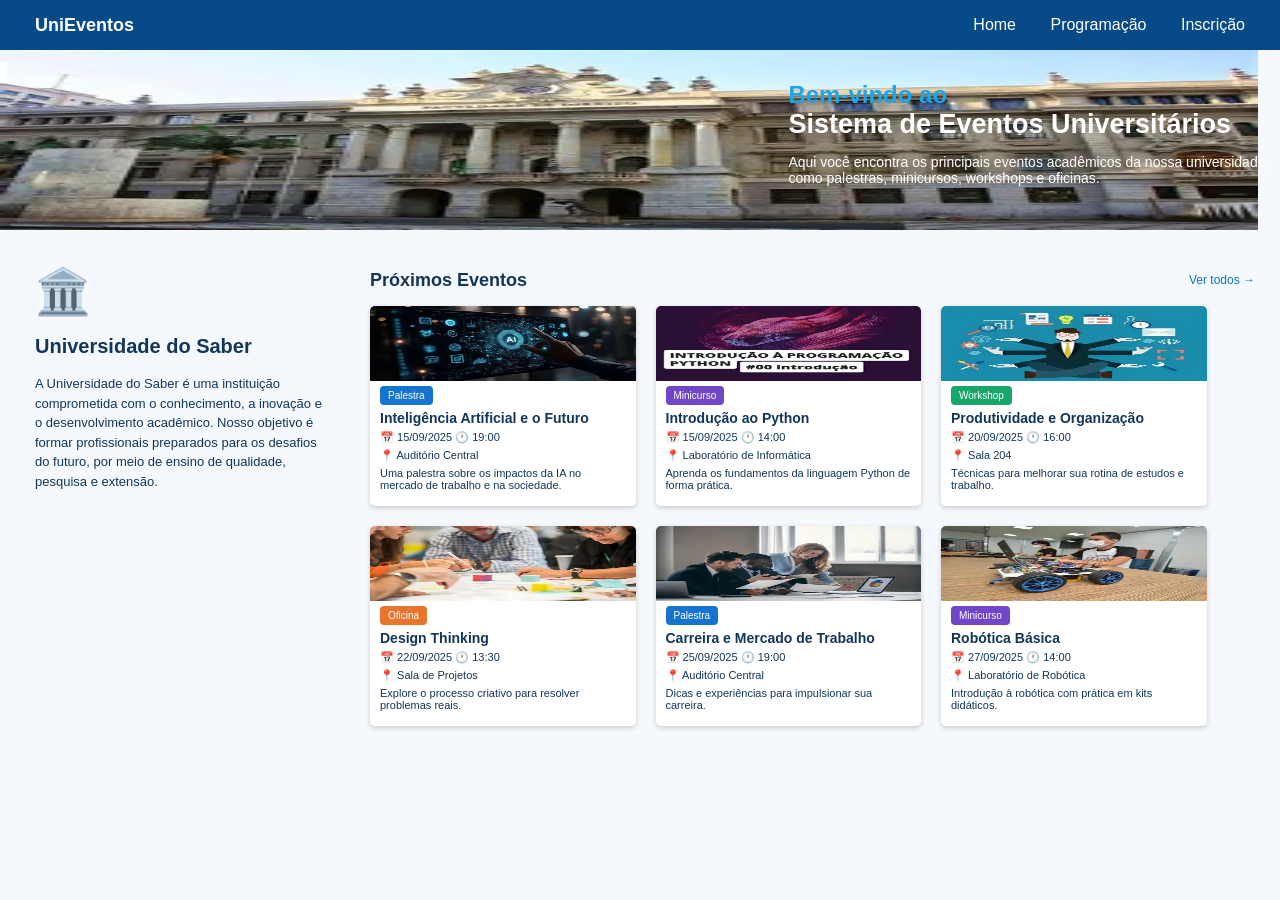
<file: index.html>
<!DOCTYPE html>
<html lang="pt-br">

<head>
    <meta charset="UTF-8">
    <meta name="viewport" content="width=device-width, initial-scale=1.0">

    <title>UniEventos</title>

    <link rel="stylesheet" href="index.css">
</head>

<body>
    <header class="navbar">

        <div class="logo">
             UniEventos
        </div>

        <nav class="menu">
            <a href="index.html">Home</a>
            <a href="programacao.html">Programação</a>
            <a href="inscricao.html">Inscrição</a>
        </nav>

    </header>

    <section class="bem-vindo">

        <img src="img/img1.webp" alt="Universidade">

        <div class="texto-bem-vindo">

            <h1>Bem-vindo ao</h1>

            <h2>Sistema de Eventos Universitários</h2>

            <p>
                Aqui você encontra os principais eventos acadêmicos
                da nossa universidade, como palestras, minicursos,
                workshops e oficinas.
            </p>

        </div>

    </section>

    <main class="conteudo">

        <section class="universidade">

            <div class="icone">
                🏛️
            </div>

            <h2>Universidade do Saber</h2>

            <p>
                A Universidade do Saber é uma instituição comprometida
                com o conhecimento, a inovação e o desenvolvimento
                acadêmico. Nosso objetivo é formar profissionais
                preparados para os desafios do futuro, por meio de
                ensino de qualidade, pesquisa e extensão.
            </p>

        </section>

        <section class="area-eventos">

            <div class="titulo-eventos">

                <h2>Próximos Eventos</h2>

                <a href="programacao.html">Ver todos →</a>

            </div>


            <div class="eventos">


                <!-- CARD 1 -->
                <article class="card">

                    <img src="img/img2.webp" alt="Inteligência Artificial">

                    <span class="categoria azul">Palestra</span>

                    <h3>Inteligência Artificial e o Futuro</h3>

                    <p>📅 15/09/2025 🕐 19:00</p>

                    <p>📍 Auditório Central</p>

                    <p>
                        Uma palestra sobre os impactos da IA
                        no mercado de trabalho e na sociedade.
                    </p>

                </article>

                <article class="card">

                    <img src="img/img3.webp" alt="Introdução ao Python">

                    <span class="categoria roxo">Minicurso</span>

                    <h3>Introdução ao Python</h3>

                    <p>📅 15/09/2025  🕐 14:00</p>

                    <p>📍 Laboratório de Informática</p>

                    <p>
                        Aprenda os fundamentos da linguagem
                        Python de forma prática.
                    </p>

                </article>

                <article class="card">

                    <img src="img/img4.webp" alt="Produtividade e Organização">

                    <span class="categoria verde">Workshop</span>

                    <h3>Produtividade e Organização</h3>

                    <p>📅 20/09/2025  🕐 16:00</p>

                    <p>📍 Sala 204</p>

                    <p>
                        Técnicas para melhorar sua rotina
                        de estudos e trabalho.
                    </p>

                </article>

                <article class="card">

                    <img src="img/img5.webp" alt="Design Thinking">

                    <span class="categoria laranja">Oficina</span>

                    <h3>Design Thinking</h3>

                    <p>📅 22/09/2025  🕐 13:30</p>

                    <p>📍 Sala de Projetos</p>

                    <p>
                        Explore o processo criativo para
                        resolver problemas reais.
                    </p>

                </article>


                <article class="card">

                    <img src="img/img6.webp" alt="Carreira e Mercado de Trabalho">

                    <span class="categoria azul">Palestra</span>

                    <h3>Carreira e Mercado de Trabalho</h3>

                    <p>📅 25/09/2025  🕐 19:00</p>

                    <p>📍 Auditório Central</p>

                    <p>
                        Dicas e experiências para impulsionar
                        sua carreira.
                    </p>

                </article>


        
                <article class="card">

                    <img src="img/img7.webp" alt="Robótica Básica">

                    <span class="categoria roxo">Minicurso</span>

                    <h3>Robótica Básica</h3>

                    <p>📅 27/09/2025  🕐 14:00</p>

                    <p>📍 Laboratório de Robótica</p>

                    <p>
                        Introdução à robótica com prática
                        em kits didáticos.
                    </p>

                </article>

            </div>

        </section>

    </main>

</body>

</html>
</file>
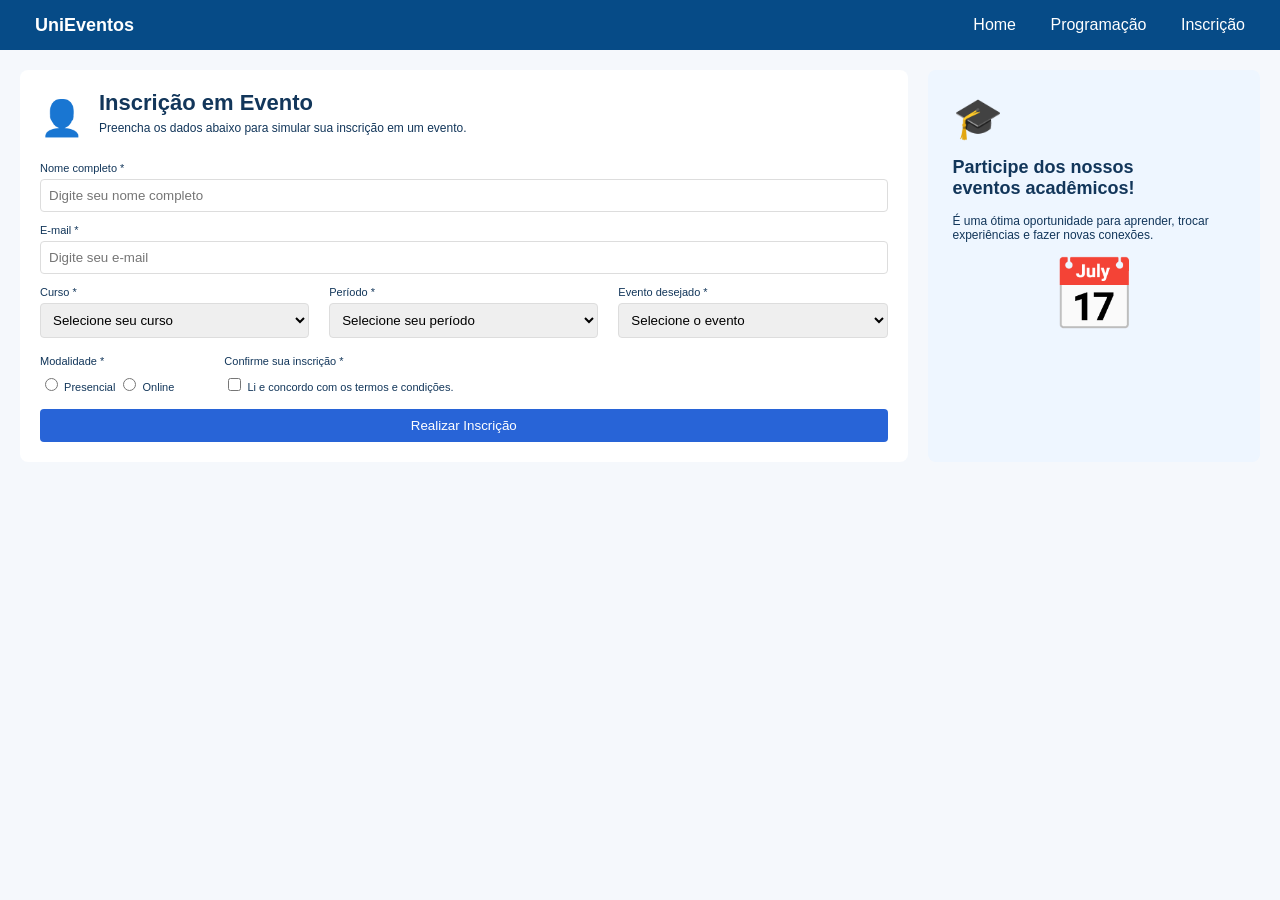
<file: inscricao.html>
<!DOCTYPE html>
<html lang="pt-br">

<head>
    <meta charset="UTF-8">
    <meta name="viewport" content="width=device-width, initial-scale=1.0">
    <title>Inscrição - UniEventos</title>

    <link rel="stylesheet" href="index.css">
</head>

<body>

    <header class="navbar">

        <div class="logo">
            UniEventos
        </div>

        <nav class="menu">

            <a href="index.html">Home</a>

            <a href="programacao.html">Programação</a>

            <a href="inscricao.html">Inscrição</a>

        </nav>

    </header>



    <main id="inscricao" class="inscricao">

        <section class="formulario">

            <div class="titulo-inscricao">

                <div class="icone-pessoa">
                    👤
                </div>

                <div>

                    <h1>Inscrição em Evento</h1>

                    <p>
                        Preencha os dados abaixo para simular sua inscrição em um evento.
                    </p>

                </div>

            </div>


            <form>

                <div class="campo">
                    <label>Nome completo *</label>
                    <input type="text" placeholder="Digite seu nome completo">
                </div>

                <div class="campo">
                    <label>E-mail *</label>
                    <input type="email" placeholder="Digite seu e-mail">
                </div>


                <div class="campos">

                    <div class="campo">
                        <label>Curso *</label>

                        <select>
                            <option>Selecione seu curso</option>
                            <option>Computação</option>
                            <option>Administração</option>
                            <option>Engenharia</option>
                        </select>
                    </div>

                    <div class="campo">
                        <label>Período *</label>

                        <select>
                            <option>Selecione seu período</option>
                            <option>1º período</option>
                            <option>2º período</option>
                            <option>3º período</option>
                        </select>
                    </div>

                    <div class="campo">
                        <label>Evento desejado *</label>

                        <select>
                            <option>Selecione o evento</option>
                            <option>Inteligência Artificial e o Futuro</option>
                            <option>Introdução ao Python</option>
                            <option>Produtividade e Organização</option>
                            <option>Design Thinking</option>
                            <option>Carreira e Mercado de Trabalho</option>
                            <option>Robótica Básica</option>
                        </select>
                    </div>

                </div>


                <div class="opcoes">

                    <div class="modalidade">

                        <label>Modalidade *</label>

                        <div>
                            <input type="radio" name="modalidade">
                            Presencial

                            <input type="radio" name="modalidade">
                            Online
                        </div>

                    </div>


                    <div class="termos">

                        <label>Confirme sua inscrição *</label>

                        <div>
                            <input type="checkbox">
                            Li e concordo com os termos e condições.
                        </div>

                    </div>

                </div>


                <button type="submit">
                    Realizar Inscrição
                </button>

            </form>

        </section>

        <aside class="informacao-inscricao">

            <div class="icone-chapeu">
                🎓
            </div>

            <h2>
                Participe dos nossos<br>
                eventos acadêmicos!
            </h2>

            <p>
                É uma ótima oportunidade para
                aprender, trocar experiências
                e fazer novas conexões.
            </p>

            <div class="icone-calendario-grande">
                📅
            </div>

        </aside>

    </main>

</body>

</html>
</file>
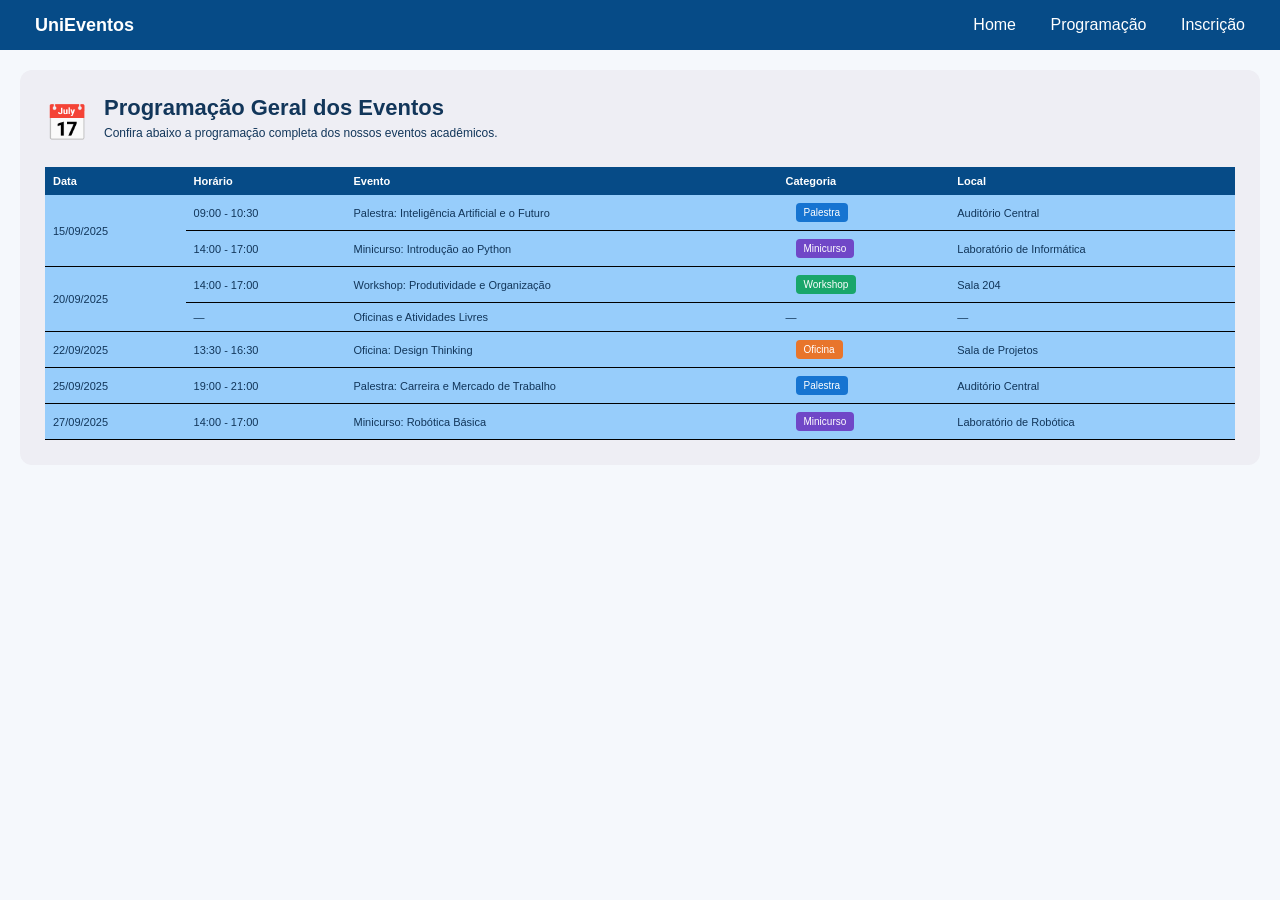
<file: programacao.html>
<!DOCTYPE html>
<html lang="pt-br">

<head>
    <meta charset="UTF-8">
    <meta name="viewport" content="width=device-width, initial-scale=1.0">
    <title>Programação - UniEventos</title>

    <link rel="stylesheet" href="index.css">
</head>

<body>

    <header class="navbar">

        <div class="logo">
            UniEventos
        </div>

        <nav class="menu">

            <a href="index.html">Home</a>

            <a href="programacao.html">Programação</a>

            <a href="inscricao.html">Inscrição</a>

        </nav>

    </header>

    <main class="programacao">

        <section class="titulo-programacao">

            <div class="icone-calendario">
                📅
            </div>

            <div>

                <h1>Programação Geral dos Eventos</h1>

                <p>
                    Confira abaixo a programação completa dos nossos eventos acadêmicos.
                </p>

            </div>

        </section>

        <table>

            <tr>

                <th>Data</th>
                <th>Horário</th>
                <th>Evento</th>
                <th>Categoria</th>
                <th>Local</th>

            </tr>

            <tr>

                <td rowspan="2">15/09/2025</td>

                <td>09:00 - 10:30</td>

                <td>
                    Palestra: Inteligência Artificial e o Futuro
                </td>

                <td>
                    <span class="categoria azul">Palestra</span>
                </td>

                <td>Auditório Central</td>

            </tr>


            <tr>

                <td>14:00 - 17:00</td>

                <td>
                    Minicurso: Introdução ao Python
                </td>

                <td>
                    <span class="categoria roxo">Minicurso</span>
                </td>

                <td>Laboratório de Informática</td>

            </tr>

            <tr>

                <td rowspan="2">20/09/2025</td>

                <td>14:00 - 17:00</td>

                <td>
                    Workshop: Produtividade e Organização
                </td>

                <td>
                    <span class="categoria verde">Workshop</span>
                </td>

                <td>Sala 204</td>

            </tr>


            <tr>

                <td>—</td>

                <td>
                    Oficinas e Atividades Livres
                </td>

                <td>—</td>

                <td>—</td>

            </tr>

            <tr>

                <td>22/09/2025</td>

                <td>13:30 - 16:30</td>

                <td>
                    Oficina: Design Thinking
                </td>

                <td>
                    <span class="categoria laranja">Oficina</span>
                </td>

                <td>Sala de Projetos</td>

            </tr>

            <tr>

                <td>25/09/2025</td>

                <td>19:00 - 21:00</td>

                <td>
                    Palestra: Carreira e Mercado de Trabalho
                </td>

                <td>
                    <span class="categoria azul">Palestra</span>
                </td>

                <td>Auditório Central</td>

            </tr>

            <tr>

                <td>27/09/2025</td>

                <td>14:00 - 17:00</td>

                <td>
                    Minicurso: Robótica Básica
                </td>

                <td>
                    <span class="categoria roxo">Minicurso</span>
                </td>

                <td>Laboratório de Robótica</td>

            </tr>

        </table>

    </main>

</body>

</html>
</file>
<file: index.css>
body {
    margin: 0;
    font-family: Arial;
    background-color: #f5f8fc;
    color: #12365a;
}


.navbar {
    background-color: #064b87;
    height: 50px;

    display: flex;
    align-items: center;
    justify-content: space-between;

    padding: 0 35px;
}

.logo {
    color: white;
    font-size: 18px;
    font-weight: bold;
}

.menu a {
    color: white;
    text-decoration: none;
    margin-left: 30px;
}


.bem-vindo {
    height: 180px;
    display: flex;
    align-items: center;
    color: white;
}

.bem-vindo img {
    width: 100%;
    height: 180px;
}

.texto-bem-vindo {
    width: 500px;
    margin-left: -500px;
    padding-left: 30px;
}

.texto-bem-vindo h1 {
    margin: 0;
    color: #1aa7e8;
}

.texto-bem-vindo h2 {
    margin: 0;
    font-size: 27px;
}

.texto-bem-vindo p {
    font-size: 14px;
}


.conteudo {
    display: flex;
    padding: 25px;
    gap: 30px;
}


.universidade {
    width: 25%;
    padding: 10px;
}

.icone {
    font-size: 45px;
}

.universidade h2 {
    font-size: 20px;
}

.universidade p {
    font-size: 13px;
    line-height: 1.5;
}




.area-eventos {
    width: 75%;
}




.titulo-eventos {
    display: flex;
    justify-content: space-between;
    align-items: center;
}

.titulo-eventos h2 {
    font-size: 18px;
}

.titulo-eventos a {
    color: #0875c9;
    text-decoration: none;
    font-size: 12px;
}



.eventos {
    display: flex;
    flex-wrap: wrap;
    gap: 20px;
}

.card {
    background-color: white;
    width: 30%;

    padding-bottom: 10px;

    border-radius: 5px;

    box-shadow: 0 2px 5px #ccc;
}

.card img {
    width: 100%;
    height: 75px;

    border-radius: 5px 5px 0 0;
}

.card h3 {
    font-size: 14px;
    margin: 5px 10px;
}

.card p {
    font-size: 11px;
    margin: 5px 10px;
}


.categoria {
    display: inline-block;

    color: white;

    padding: 4px 8px;

    border-radius: 4px;

    font-size: 10px;

    margin-left: 10px;
}

.azul {
    background-color: #1674d1;
}

.roxo {
    background-color: #7047c7;
}

.verde {
    background-color: #19a66a;
}

.laranja {
    background-color: #e8752b;
}


.programacao {
    margin: 20px;
    background-color: rgb(238, 238, 244);
    padding: 25px;
    border-radius: 12px;
}

.titulo-programacao {
    display: flex;
    align-items: center;
    gap: 15px;
}

.icone-calendario {
    font-size: 35px;
}

.titulo-programacao h1 {
    margin: 0;
    font-size: 22px;
}

.titulo-programacao p {
    margin-top: 5px;
    font-size: 12px;
}




table {
    width: 100%;
    border-collapse: collapse;
    margin-top: 15px;
    border-radius: 12px;
}

th {
    background-color: #064b87;
    color: white;
    text-align: left;
    padding: 8px;
    font-size: 11px;
}

td {
    padding: 8px;
    border-bottom: 1px solid #000000;
    font-size: 11px;
    background-color: #97cdfb;
}

.inscricao {
    display: flex;
    gap: 20px;
    margin: 20px;
}

.formulario {
    background-color: white;
    padding: 20px;
    width: 75%;
    border-radius: 8px;
}

.titulo-inscricao {
    display: flex;
    align-items: center;
    gap: 15px;
}

.icone-pessoa {
    font-size: 35px;
}

.titulo-inscricao h1 {
    margin: 0;
    font-size: 22px;
}

.titulo-inscricao p {
    margin-top: 5px;
    font-size: 12px;
}




form {
    margin-top: 15px;
}

.campo {
    display: flex;
    flex-direction: column;
    margin-bottom: 12px;
}

.campo label {
    font-size: 11px;
    margin-bottom: 5px;
}

.campo input,
.campo select {
    padding: 8px;
    border: 1px solid #ddd;
    border-radius: 4px;
}


.campos {
    display: flex;
    gap: 20px;
}

.campos .campo {
    width: 33%;
}




.opcoes {
    display: flex;
    gap: 50px;
    margin-top: 5px;
}

.modalidade label,
.termos label {
    display: block;
    font-size: 11px;
    margin-bottom: 8px;
}

.modalidade,
.termos {
    font-size: 11px;
}




button {
    width: 100%;
    padding: 9px;
    margin-top: 15px;

    background-color: #2864d7;
    color: white;

    border: none;
    border-radius: 4px;
}




.informacao-inscricao {
    background-color: #eef6ff;
    width: 25%;
    padding: 25px;
    border-radius: 8px;
}

.icone-chapeu {
    font-size: 40px;
}

.informacao-inscricao h2 {
    font-size: 18px;
}

.informacao-inscricao p {
    font-size: 12px;
}

.icone-calendario-grande {
    font-size: 70px;
    text-align: center;
}




@media screen and (max-width: 600px) {

    .navbar {
        height: auto;
        padding: 15px;
        flex-direction: column;
        gap: 10px;
    }

    .menu a {
        margin-left: 10px;
        margin-right: 10px;
    }

    .bem-vindo {
        height: 180px;
    }

    .texto-bem-vindo {
        width: 80%;
        margin-left: -100%;
        padding-left: 20px;
    }

    .texto-bem-vindo h2 {
        font-size: 20px;
    }

    .texto-bem-vindo p {
        font-size: 12px;
    }

    .conteudo {
        flex-direction: column;
    }

    .universidade,
    .area-eventos {
        width: 100%;
    }

    .card {
        width: 100%;
    }

    .inscricao {
        flex-direction: column;
    }

    .formulario,
    .informacao-inscricao {
        width: auto;
    }

    .campos {
        flex-direction: column;
    }

    .campos .campo {
        width: 100%;
    }
}
</file>
